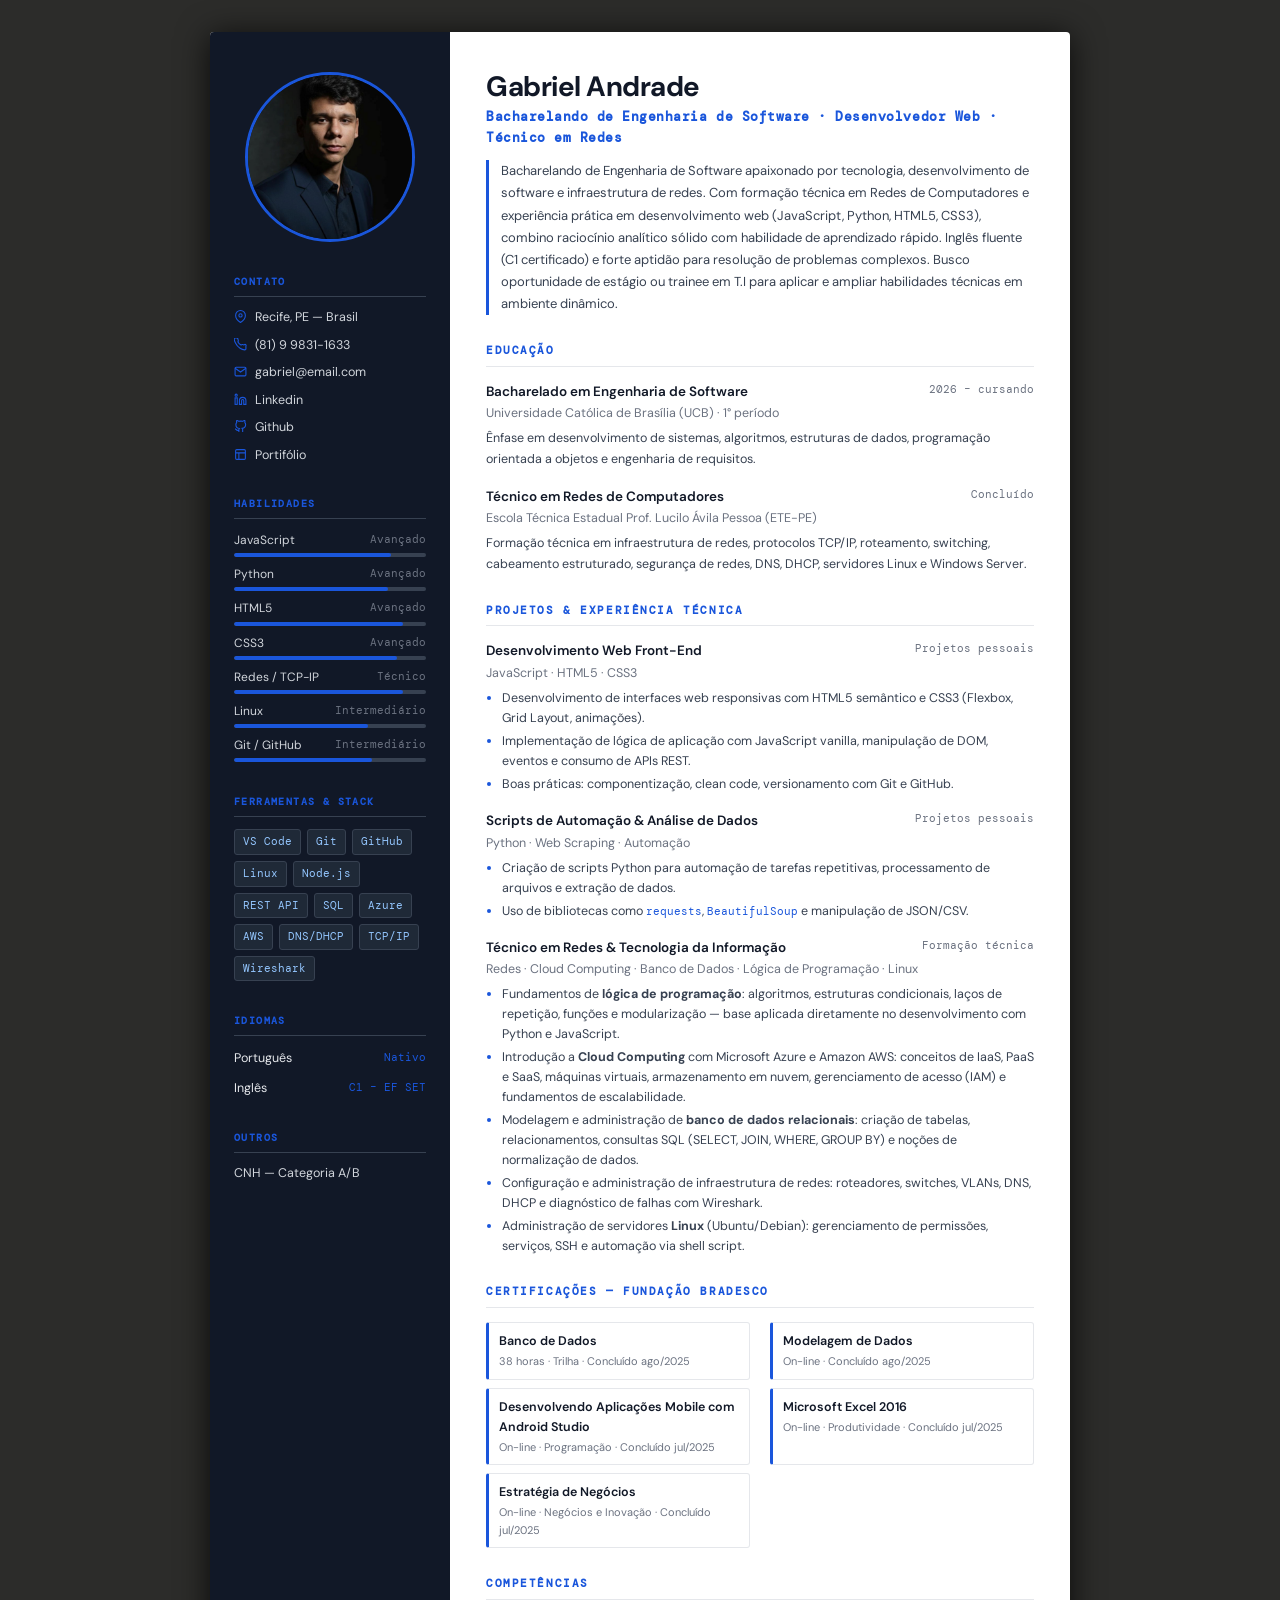
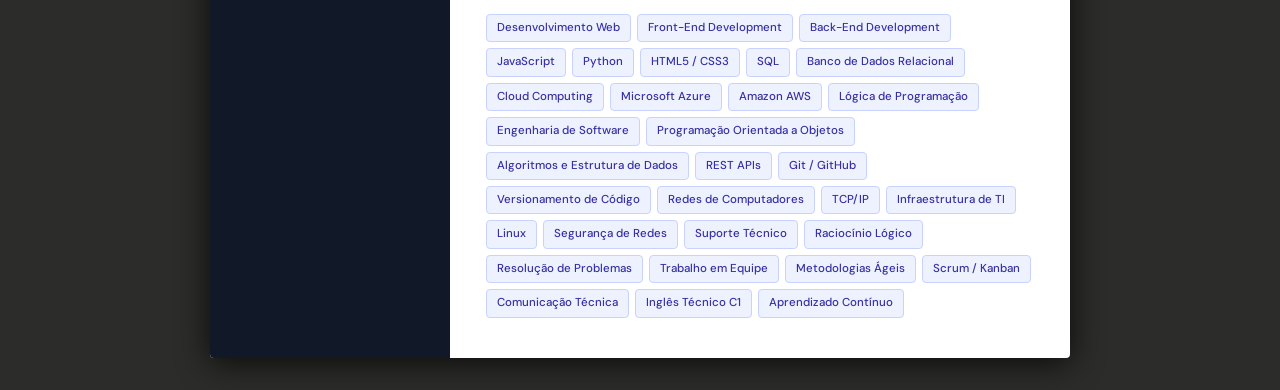
<file: personal/resume/index.html>
<!DOCTYPE html>
<html lang="pt-BR">
<head>
<meta charset="UTF-8">
<meta name="viewport" content="width=device-width, initial-scale=1.0">
<title>Gabriel Andrade – Engenharia de Software</title>
<link rel="preconnect" href="https://fonts.googleapis.com">
<link href="https://fonts.googleapis.com/css2?family=DM+Sans:wght@300;400;500;600;700&family=DM+Mono:wght@400;500&display=swap" rel="stylesheet">
<style>
  *, *::before, *::after { box-sizing: border-box; margin: 0; padding: 0; }

  html{
    background-color: #2c2c2a;
  }
  :root {
    --bg: #2c2c2a;
    --surface: #ffffff;
    --accent: #1a56db;
    --accent-light: #e8f0ff;
    --dark: #111827;
    --mid: #374151;
    --muted: #6b7280;
    --border: #e5e7eb;
    --tag-bg: #eef2ff;
    --tag-text: #3730a3;
  }

  body {
    font-family: 'DM Sans', sans-serif;
    background: var(--bg);
    color: var(--dark);
    font-size: 13.5px;
    line-height: 1.6;
    print-color-adjust: exact;
    -webkit-print-color-adjust: exact;
  }

  .page {
    max-width: 860px;
    margin: 32px auto;
    background: var(--surface);
    box-shadow: 0 4px 32px rgba(0, 0, 0, 0.787);
    display: grid;
    grid-template-columns: 240px 1fr;
    min-height: 1100px;
    border-radius: 4px;
    overflow: hidden;
  }

  /* ── SIDEBAR ── */
  .sidebar {
    background: var(--dark);
    color: #e5e7eb;
    padding: 40px 24px;
    display: flex;
    flex-direction: column;
    gap: 32px;
  }

  .photo-wrap {
    display: flex;
    justify-content: center;
  }
  .photo {
    width: 120px;
    height: 120px;
    border-radius: 50%;
    border: 3px solid var(--accent);
    object-fit: cover;
    background: #1f2937;
    display: flex;
    align-items: center;
    justify-content: center;
    font-size: 11px;
    color: #6b7280;
    text-align: center;
    overflow: hidden;
    position: relative;
  }
  .photo-placeholder {
    width: 120px;
    height: 120px;
    border-radius: 50%;
    border: 3px solid var(--accent);
    background: #1f2937;
    display: flex;
    flex-direction: column;
    align-items: center;
    justify-content: center;
    color: #6b7280;
    font-size: 10px;
    text-align: center;
    gap: 4px;
  }
  .photo-placeholder svg {
    width: 36px;
    height: 36px;
    opacity: 0.5;
  }

  .sidebar-section { display: flex; flex-direction: column; gap: 10px; }

  .sidebar-title {
    font-size: 10px;
    letter-spacing: 0.14em;
    text-transform: uppercase;
    color: var(--accent);
    font-weight: 600;
    font-family: 'DM Mono', monospace;
    border-bottom: 1px solid #374151;
    padding-bottom: 6px;
    margin-bottom: 2px;
  }

  .contact-item {
    display: flex;
    align-items: flex-start;
    gap: 8px;
    font-size: 12.5px;
    color: #d1d5db;
    line-height: 1.4;
    text-decoration: none;
  }
  .contact-item svg { flex-shrink: 0; margin-top: 1px; }
  a.contact-item { color: #d1d5db; text-decoration: none; }
  a.contact-item:hover { color: #93c5fd; }

  .skill-bar-wrap { display: flex; flex-direction: column; gap: 8px; }
  .skill-row { display: flex; flex-direction: column; gap: 3px; }
  .skill-name { font-size: 12px; color: #d1d5db; display: flex; justify-content: space-between; }
  .skill-name span { color: #6b7280; font-size: 11px; font-family: 'DM Mono', monospace; }
  .skill-track {
    height: 4px;
    background: #374151;
    border-radius: 2px;
    overflow: hidden;
  }
  .skill-fill {
    height: 100%;
    background: var(--accent);
    border-radius: 2px;
  }

  .tag-list { display: flex; flex-wrap: wrap; gap: 6px; }
  .tag-dark {
    background: #1f2937;
    color: #93c5fd;
    font-size: 11px;
    padding: 3px 8px;
    border-radius: 3px;
    font-family: 'DM Mono', monospace;
    border: 1px solid #374151;
  }

  .lang-item { display: flex; justify-content: space-between; align-items: center; font-size: 12.5px; }
  .lang-level { color: var(--accent); font-size: 11px; font-family: 'DM Mono', monospace; }

  /* ── MAIN ── */
  .main {
    padding: 40px 36px;
    display: flex;
    flex-direction: column;
    gap: 28px;
  }

  
  .name {
    font-size: 28px;
    font-weight: 700;
    color: var(--dark);
    letter-spacing: -0.5px;
    line-height: 1.1;
  }
  .title-line {
    font-size: 13px;
    color: var(--accent);
    font-weight: 600;
    margin-top: 4px;
    font-family: 'DM Mono', monospace;
    letter-spacing: 0.04em;
  }
  .summary {
    margin-top: 12px;
    font-size: 13px;
    color: var(--mid);
    line-height: 1.7;
    border-left: 3px solid var(--accent);
    padding-left: 12px;
  }


  .section-title {
    font-size: 10.5px;
    letter-spacing: 0.15em;
    text-transform: uppercase;
    font-weight: 700;
    color: var(--accent);
    font-family: 'DM Mono', monospace;
    border-bottom: 1.5px solid var(--border);
    padding-bottom: 6px;
    margin-bottom: 14px;
  }

  .edu-item, .exp-item { margin-bottom: 16px; }
  .edu-item:last-child, .exp-item:last-child { margin-bottom: 0; }

  .item-header { display: flex; justify-content: space-between; align-items: flex-start; }
  .item-title { font-weight: 600; font-size: 13.5px; color: var(--dark); }
  .item-date {
    font-size: 11px;
    color: var(--muted);
    font-family: 'DM Mono', monospace;
    white-space: nowrap;
    margin-left: 8px;
  }
  .item-sub { font-size: 12.5px; color: var(--muted); margin-top: 1px; }
  .item-desc { font-size: 12.5px; color: var(--mid); margin-top: 5px; line-height: 1.65; }

  ul.bullets { padding-left: 16px; margin-top: 5px; display: flex; flex-direction: column; gap: 3px; }
  ul.bullets li { font-size: 12.5px; color: var(--mid); line-height: 1.6; }
  ul.bullets li::marker { color: var(--accent); }

  .kw-grid {
    display: flex;
    flex-wrap: wrap;
    gap: 6px;
  }
  .kw {
    background: var(--tag-bg);
    color: var(--tag-text);
    font-size: 11.5px;
    padding: 4px 10px;
    border-radius: 4px;
    font-weight: 500;
    border: 1px solid #c7d2fe;
  }

  @media print {
    body { background: white; }
    .page { margin: 0; box-shadow: none; border-radius: 0; }
  }
</style>
</head>
<body>
<div class="page">

  <!-- ══════════════════ SIDEBAR ══════════════════ -->
  <aside class="sidebar">

    <!-- FOTO -->
    <div class="photo-wrap">

        <img src="Eu.jpg" alt="Gabriel Andrade"
             style="width:170px;height:170px;border-radius:50%;border:3px solid #1a56db;object-fit:cover;">
    </div>

    <!-- CONTATO -->
    <div class="sidebar-section">
      <div class="sidebar-title">Contato</div>
      <div class="contact-item">
        <svg width="13" height="13" viewBox="0 0 24 24" fill="none" stroke="#1a56db" stroke-width="2"><path d="M21 10c0 7-9 13-9 13s-9-6-9-13a9 9 0 0118 0z"/><circle cx="12" cy="10" r="3"/></svg>
        Recife, PE — Brasil
      </div>
      <a href="https://w.app/8ugsj2" class="contact-item">
        <svg width="13" height="13" viewBox="0 0 24 24" fill="none" stroke="#1a56db" stroke-width="2"><path d="M22 16.92v3a2 2 0 01-2.18 2 19.79 19.79 0 01-8.63-3.07A19.5 19.5 0 013.07 9.81 19.79 19.79 0 01.22 1.18 2 2 0 012.18 0h3a2 2 0 012 1.72c.127.96.361 1.903.7 2.81a2 2 0 01-.45 2.11L6.91 7.09a16 16 0 006 6l.56-.56a2 2 0 012.11-.45c.907.339 1.85.573 2.81.7A2 2 0 0122 14.92z"/></svg>
        (81) 9 9831-1633 
      </a>
      <a href="mailto:contato.gabriellandrade@gmail.com" class="contact-item">
        <svg width="13" height="13" viewBox="0 0 24 24" fill="none" stroke="#1a56db" stroke-width="2"><path d="M4 4h16c1.1 0 2 .9 2 2v12c0 1.1-.9 2-2 2H4c-1.1 0-2-.9-2-2V6c0-1.1.9-2 2-2z"/><polyline points="22,6 12,13 2,6"/></svg>
        gabriel@email.com 
      </a>
      <a href="https://www.linkedin.com/in/gabriel-andrade-37b97b324/" target="_blank" class="contact-item">
        <svg width="13" height="13" viewBox="0 0 24 24" fill="none" stroke="#1a56db" stroke-width="2"><path d="M16 8a6 6 0 016 6v7h-4v-7a2 2 0 00-2-2 2 2 0 00-2 2v7h-4v-7a6 6 0 016-6z"/><rect x="2" y="9" width="4" height="12"/><circle cx="4" cy="4" r="2"/></svg>
        Linkedin
      </a>
      <a href="https://github.com/DevGabriel2809" target="_blank" class="contact-item">
        <svg width="13" height="13" viewBox="0 0 24 24" fill="none" stroke="#1a56db" stroke-width="2"><path d="M9 19c-5 1.5-5-2.5-7-3m14 6v-3.87a3.37 3.37 0 00-.94-2.61c3.14-.35 6.44-1.54 6.44-7A5.44 5.44 0 0020 4.77 5.07 5.07 0 0019.91 1S18.73.65 16 2.48a13.38 13.38 0 00-7 0C6.27.65 5.09 1 5.09 1A5.07 5.07 0 005 4.77a5.44 5.44 0 00-1.5 3.78c0 5.42 3.3 6.61 6.44 7A3.37 3.37 0 009 18.13V22"/></svg>
        Github
      </a>
      <a href="https://gabrielandrade.vercel.app" target="_blank" class="contact-item">
        <svg width="13" height="13" viewBox="0 0 24 24" fill="none" stroke="#1a56db" stroke-width="2"><rect x="3" y="3" width="18" height="18" rx="2"/><path d="M3 9h18M9 21V9"/></svg>
        Portifólio 
      </a>
    </div>

    <!-- HABILIDADES TÉCNICAS -->
    <div class="sidebar-section">
      <div class="sidebar-title">Habilidades</div>
      <div class="skill-bar-wrap">
        <div class="skill-row">
          <div class="skill-name">JavaScript <span>Avançado</span></div>
          <div class="skill-track"><div class="skill-fill" style="width:82%"></div></div>
        </div>
        <div class="skill-row">
          <div class="skill-name">Python <span>Avançado</span></div>
          <div class="skill-track"><div class="skill-fill" style="width:80%"></div></div>
        </div>
        <div class="skill-row">
          <div class="skill-name">HTML5 <span>Avançado</span></div>
          <div class="skill-track"><div class="skill-fill" style="width:88%"></div></div>
        </div>
        <div class="skill-row">
          <div class="skill-name">CSS3 <span>Avançado</span></div>
          <div class="skill-track"><div class="skill-fill" style="width:85%"></div></div>
        </div>
        <div class="skill-row">
          <div class="skill-name">Redes / TCP-IP <span>Técnico</span></div>
          <div class="skill-track"><div class="skill-fill" style="width:88%"></div></div>
        </div>
        <div class="skill-row">
          <div class="skill-name">Linux <span>Intermediário</span></div>
          <div class="skill-track"><div class="skill-fill" style="width:70%"></div></div>
        </div>
        <div class="skill-row">
          <div class="skill-name">Git / GitHub <span>Intermediário</span></div>
          <div class="skill-track"><div class="skill-fill" style="width:72%"></div></div>
        </div>
      </div>
    </div>

    <!-- FERRAMENTAS -->
    <div class="sidebar-section">
      <div class="sidebar-title">Ferramentas &amp; Stack</div>
      <div class="tag-list">
        <span class="tag-dark">VS Code</span>
        <span class="tag-dark">Git</span>
        <span class="tag-dark">GitHub</span>
        <span class="tag-dark">Linux</span>
        <span class="tag-dark">Node.js</span>
        <span class="tag-dark">REST API</span>
        <span class="tag-dark">SQL</span>
        <span class="tag-dark">Azure</span>
        <span class="tag-dark">AWS</span>
        <span class="tag-dark">DNS/DHCP</span>
        <span class="tag-dark">TCP/IP</span>
        <span class="tag-dark">Wireshark</span>
      </div>
    </div>

    <!-- IDIOMAS -->
    <div class="sidebar-section">
      <div class="sidebar-title">Idiomas</div>
      <div class="lang-item">
        <span>Português</span>
        <span class="lang-level">Nativo</span>
      </div>
      <div class="lang-item">
        <span>Inglês</span>
        <span class="lang-level">C1 – EF SET</span>
      </div>
    </div>

    <!-- OUTROS -->
    <div class="sidebar-section">
      <div class="sidebar-title">Outros</div>
      <div class="contact-item">CNH — Categoria A/B</div>
    </div>

  </aside>

  <!-- ══════════════════ MAIN ══════════════════ -->
  <main class="main">

    <!-- CABEÇALHO -->
    <div class="header-block">
      <div class="name">Gabriel Andrade</div>
      <div class="title-line">Bacharelando de Engenharia de Software · Desenvolvedor Web · Técnico em Redes</div>
      <p class="summary">
        Bacharelando de Engenharia de Software apaixonado por tecnologia, desenvolvimento de software e infraestrutura de redes. Com formação técnica em Redes de Computadores e experiência prática em desenvolvimento web (JavaScript, Python, HTML5, CSS3), combino raciocínio analítico sólido com habilidade de aprendizado rápido. Inglês fluente (C1 certificado) e forte aptidão para resolução de problemas complexos. Busco oportunidade de estágio ou trainee em T.I para aplicar e ampliar habilidades técnicas em ambiente dinâmico.
      </p>
    </div>

    <!-- EDUCAÇÃO -->
    <div class="section">
      <div class="section-title">Educação</div>

      <div class="edu-item">
        <div class="item-header">
          <div class="item-title">Bacharelado em Engenharia de Software</div>
          <div class="item-date">2026 – cursando</div>
        </div>
        <div class="item-sub">Universidade Católica de Brasília (UCB) · 1° período</div>
        <div class="item-desc">Ênfase em desenvolvimento de sistemas, algoritmos, estruturas de dados, programação orientada a objetos e engenharia de requisitos.</div>
      </div>

      <div class="edu-item">
        <div class="item-header">
          <div class="item-title">Técnico em Redes de Computadores</div>
          <div class="item-date">Concluído</div>
        </div>
        <div class="item-sub">Escola Técnica Estadual Prof. Lucilo Ávila Pessoa (ETE-PE)</div>
        <div class="item-desc">Formação técnica em infraestrutura de redes, protocolos TCP/IP, roteamento, switching, cabeamento estruturado, segurança de redes, DNS, DHCP, servidores Linux e Windows Server.</div>
      </div>

    </div>

    <!-- PROJETOS / EXPERIÊNCIA TÉCNICA -->
    <div class="section">
      <div class="section-title">Projetos &amp; Experiência Técnica</div>

      <div class="exp-item">
        <div class="item-header">
          <div class="item-title">Desenvolvimento Web Front-End</div>
          <div class="item-date">Projetos pessoais</div>
        </div>
        <div class="item-sub">JavaScript · HTML5 · CSS3</div>
        <ul class="bullets">
          <li>Desenvolvimento de interfaces web responsivas com HTML5 semântico e CSS3 (Flexbox, Grid Layout, animações).</li>
          <li>Implementação de lógica de aplicação com JavaScript vanilla, manipulação de DOM, eventos e consumo de APIs REST.</li>
          <li>Boas práticas: componentização, clean code, versionamento com Git e GitHub.</li>
        </ul>
      </div>

      <div class="exp-item">
        <div class="item-header">
          <div class="item-title">Scripts de Automação &amp; Análise de Dados</div>
          <div class="item-date">Projetos pessoais</div>
        </div>
        <div class="item-sub">Python · Web Scraping · Automação</div>
        <ul class="bullets">
          <li>Criação de scripts Python para automação de tarefas repetitivas, processamento de arquivos e extração de dados.</li>
          <li>Uso de bibliotecas como <code style="font-family:'DM Mono';font-size:11px;color:#1a56db;">requests</code>, <code style="font-family:'DM Mono';font-size:11px;color:#1a56db;">BeautifulSoup</code> e manipulação de JSON/CSV.</li>
        </ul>
      </div>

      <div class="exp-item">
        <div class="item-header">
          <div class="item-title">Técnico em Redes &amp; Tecnologia da Informação</div>
          <div class="item-date">Formação técnica</div>
        </div>
        <div class="item-sub">Redes · Cloud Computing · Banco de Dados · Lógica de Programação · Linux</div>
        <ul class="bullets">
          <li>Fundamentos de <strong>lógica de programação</strong>: algoritmos, estruturas condicionais, laços de repetição, funções e modularização — base aplicada diretamente no desenvolvimento com Python e JavaScript.</li>
          <li>Introdução a <strong>Cloud Computing</strong> com Microsoft Azure e Amazon AWS: conceitos de IaaS, PaaS e SaaS, máquinas virtuais, armazenamento em nuvem, gerenciamento de acesso (IAM) e fundamentos de escalabilidade.</li>
          <li>Modelagem e administração de <strong>banco de dados relacionais</strong>: criação de tabelas, relacionamentos, consultas SQL (SELECT, JOIN, WHERE, GROUP BY) e noções de normalização de dados.</li>
          <li>Configuração e administração de infraestrutura de redes: roteadores, switches, VLANs, DNS, DHCP e diagnóstico de falhas com Wireshark.</li>
          <li>Administração de servidores <strong>Linux</strong> (Ubuntu/Debian): gerenciamento de permissões, serviços, SSH e automação via shell script.</li>
        </ul>
      </div>

    </div>

    <!-- CERTIFICAÇÕES -->
    <div class="section">
      <div class="section-title">Certificações — Fundação Bradesco</div>

      <div style="display:grid;grid-template-columns:1fr 1fr;gap:8px 20px;">

        <div style="display:flex;flex-direction:column;gap:2px;padding:8px 10px;border:1px solid var(--border);border-left:3px solid var(--accent);border-radius:3px;">
          <span style="font-size:12.5px;font-weight:600;color:var(--dark);">Banco de Dados</span>
          <span style="font-size:11px;color:var(--muted);">38 horas · Trilha · Concluído ago/2025</span>
        </div>

        <div style="display:flex;flex-direction:column;gap:2px;padding:8px 10px;border:1px solid var(--border);border-left:3px solid var(--accent);border-radius:3px;">
          <span style="font-size:12.5px;font-weight:600;color:var(--dark);">Modelagem de Dados</span>
          <span style="font-size:11px;color:var(--muted);">On-line · Concluído ago/2025</span>
        </div>

        <div style="display:flex;flex-direction:column;gap:2px;padding:8px 10px;border:1px solid var(--border);border-left:3px solid var(--accent);border-radius:3px;">
          <span style="font-size:12.5px;font-weight:600;color:var(--dark);">Desenvolvendo Aplicações Mobile com Android Studio</span>
          <span style="font-size:11px;color:var(--muted);">On-line · Programação · Concluído jul/2025</span>
        </div>

        <div style="display:flex;flex-direction:column;gap:2px;padding:8px 10px;border:1px solid var(--border);border-left:3px solid var(--accent);border-radius:3px;">
          <span style="font-size:12.5px;font-weight:600;color:var(--dark);">Microsoft Excel 2016 </span>
          <span style="font-size:11px;color:var(--muted);">On-line · Produtividade · Concluído jul/2025</span>
        </div>

        <div style="display:flex;flex-direction:column;gap:2px;padding:8px 10px;border:1px solid var(--border);border-left:3px solid var(--accent);border-radius:3px;">
          <span style="font-size:12.5px;font-weight:600;color:var(--dark);">Estratégia de Negócios</span>
          <span style="font-size:11px;color:var(--muted);">On-line · Negócios e Inovação · Concluído jul/2025</span>
        </div>


      </div>
    </div>

    <!-- COMPETÊNCIAS-CHAVE (Keywords ATS) -->
    <div class="section">
      <div class="section-title">Competências</div>
      <div class="kw-grid">
        <span class="kw">Desenvolvimento Web</span>
        <span class="kw">Front-End Development</span>
        <span class="kw">Back-End Development</span>
        <span class="kw">JavaScript</span>
        <span class="kw">Python</span>
        <span class="kw">HTML5 / CSS3</span>
        <span class="kw">SQL</span>
        <span class="kw">Banco de Dados Relacional</span>
        <span class="kw">Cloud Computing</span>
        <span class="kw">Microsoft Azure</span>
        <span class="kw">Amazon AWS</span>
        <span class="kw">Lógica de Programação</span>
        <span class="kw">Engenharia de Software</span>
        <span class="kw">Programação Orientada a Objetos</span>
        <span class="kw">Algoritmos e Estrutura de Dados</span>
        <span class="kw">REST APIs</span>
        <span class="kw">Git / GitHub</span>
        <span class="kw">Versionamento de Código</span>
        <span class="kw">Redes de Computadores</span>
        <span class="kw">TCP/IP</span>
        <span class="kw">Infraestrutura de TI</span>
        <span class="kw">Linux</span>
        <span class="kw">Segurança de Redes</span>
        <span class="kw">Suporte Técnico</span>
        <span class="kw">Raciocínio Lógico</span>
        <span class="kw">Resolução de Problemas</span>
        <span class="kw">Trabalho em Equipe</span>
        <span class="kw">Metodologias Ágeis</span>
        <span class="kw">Scrum / Kanban</span>
        <span class="kw">Comunicação Técnica</span>
        <span class="kw">Inglês Técnico C1</span>
        <span class="kw">Aprendizado Contínuo</span>
      </div>
    </div>

  </main>
</div>
</body>
</html>
</file>
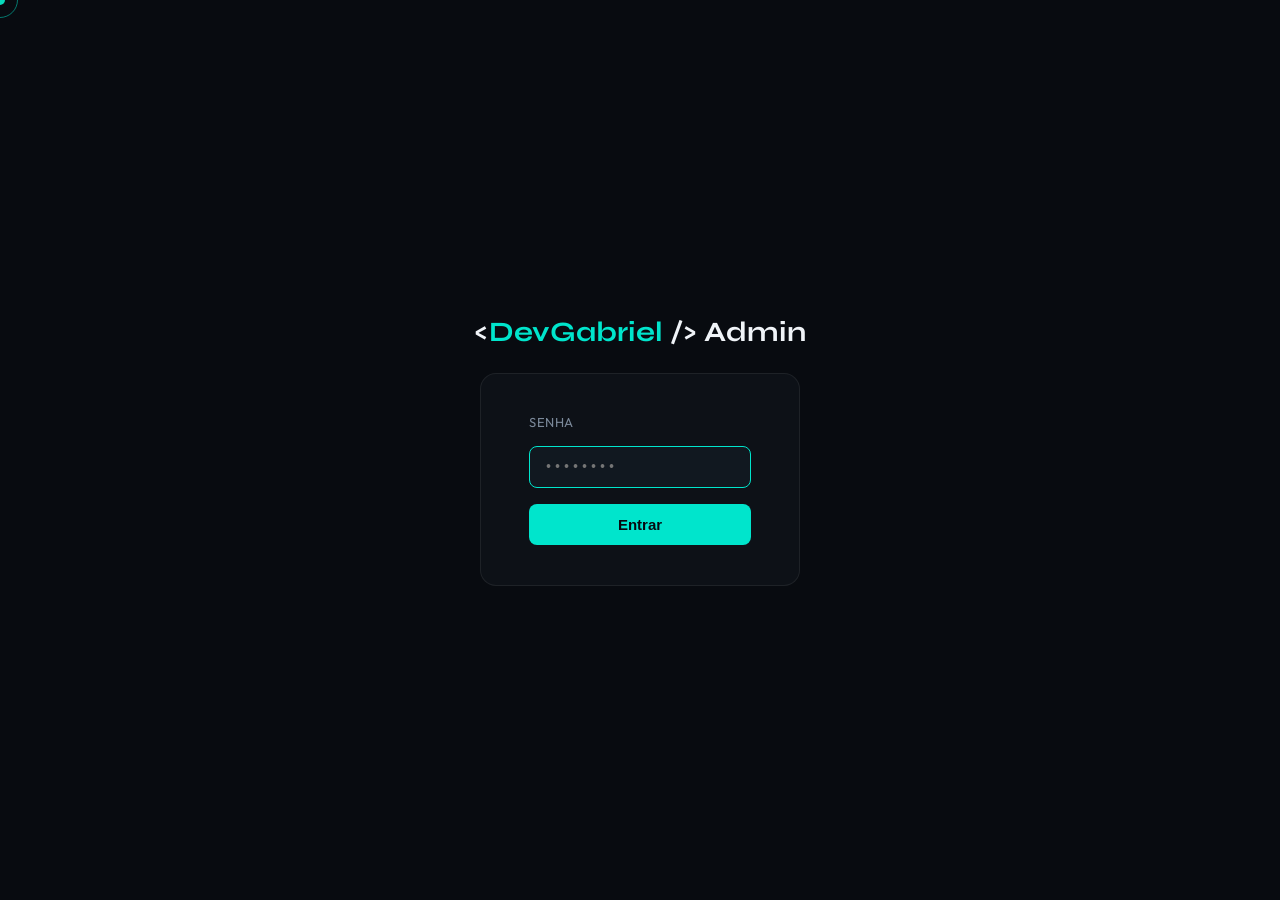
<file: admin.html>
<!DOCTYPE html>
<html lang="pt-BR">
<head>
<meta charset="UTF-8">
<meta name="viewport" content="width=device-width, initial-scale=1.0">
<title>Gabriel Andrade · ADMIN</title>
<link rel="preconnect" href="https://fonts.googleapis.com">
<link rel="stylesheet" href="css/admin.css">
<link href="https://fonts.googleapis.com/css2?family=Syne:wght@400;600;700;800&family=DM+Mono:ital,wght@0,400;0,500&family=Outfit:wght@300;400;500&display=swap" rel="stylesheet">

</head>
<body>
<div class="cursor" id="cursor"></div>
<div class="cursor-ring" id="cursorRing"></div>
<!-- ── TELA DE LOGIN ── -->
<div id="login-screen">
  <h1 id="login-title">&lt;<span>DevGabriel</span> /&gt; Admin</h1>
  <div class="login-box">
    <label id="label-senha">SENHA</label>
    <input type="password" id="senha-input" placeholder="••••••••" autofocus>
    <button class="btn-entrar" id="btn-entrar" onclick="entrar()">Entrar</button>
    <div class="login-erro" id="login-erro">Senha incorreta.</div>
  </div>
</div>

<!-- ── DASHBOARD ── -->
<div id="dashboard">

  <header>
    <div class="logo">&lt;<span>Admin</span> /&gt;</div>
    <div class="admin-actions">
      <button class="refresh-btn" id="btn-refresh" onclick="atualizarDados()" type="button">
        <span class="refresh-icon" aria-hidden="true">↻</span>
        <span id="btn-refresh-text">Atualizar dados</span>
      </button>
      <button class="clear-btn" id="btn-clear" onclick="limparAcessos()" type="button">
        <span aria-hidden="true">🗑</span>
        <span id="btn-clear-text">Limpar lista</span>
      </button>
      <span class="refresh-status" id="refresh-status">Atualização manual disponível</span>
      <button class="lang-btn" id="lang-btn-admin" onclick="toggleAdminLang()">🇺🇸 EN</button>
      <button class="btn-sair" id="btn-sair" onclick="sair()">Sair</button>
    </div>
  </header>

  <main>
    <div class="stats-row" id="stats-row">
      <div class="stat-card"><div class="s-num" id="total-visitas">—</div><div class="s-label" id="stat-label-acessos">Total de Acessos</div></div>
      <div class="stat-card"><div class="s-num" id="total-unicos">—</div><div class="s-label" id="stat-label-unicos">IPs Únicos</div></div>
      <div class="stat-card"><div class="s-num" id="total-paises">—</div><div class="s-label" id="stat-label-paises">Países</div></div>
      <div class="stat-card"><div class="s-num" id="total-mobile">—</div><div class="s-label" id="stat-label-mobile">Mobile</div></div>
    </div>

    <div class="section-title" id="sec-paises">Países de acesso</div>
    <div class="paises-grid" id="paises-grid">
      <div class="loading"><span>🌍</span>Carregando...</div>
    </div>

    <div class="section-title" id="sec-historico">Histórico de acessos</div>
    <div class="table-wrap">
      <table>
        <thead>
          <tr>
            <th id="col-data">DATA / HORA</th>
            <th id="col-pais">PAÍS</th>
            <th id="col-cidade">CIDADE</th>
            <th id="col-ip">IP</th>
            <th id="col-disp">DISPOSITIVO</th>
            <th id="col-ref">REFERRER</th>
            <th id="col-acoes">AÇÕES</th>
          </tr>
        </thead>
        <tbody id="tabela-body">
          <tr><td colspan="7" class="loading"><span>⏳</span>Carregando dados...</td></tr>
        </tbody>
      </table>
    </div>
  </main>
</div>


<!-- ── MODAL DE DETALHES DO ACESSO ── -->
<div class="access-modal" id="access-modal" aria-hidden="true">
  <div class="access-modal-backdrop" onclick="fecharModalAcesso()"></div>
  <div class="access-modal-card" role="dialog" aria-modal="true" aria-labelledby="modal-access-title">
    <div class="access-modal-header">
      <div>
        <span class="modal-kicker" id="modal-access-kicker">Detalhes do acesso</span>
        <h2 id="modal-access-title">Acesso</h2>
      </div>
      <button class="modal-close-btn" type="button" onclick="fecharModalAcesso()" aria-label="Fechar">×</button>
    </div>

    <div class="modal-summary" id="modal-summary"></div>

    <div class="modal-actions">
      <a class="map-btn" id="modal-map-link" href="#" target="_blank" rel="noopener">Abrir no Google Maps</a>
      <button class="delete-single-btn" id="modal-delete-btn" type="button" onclick="excluirAcessoSelecionado()">Excluir este acesso</button>
    </div>

    <div class="modal-details-grid" id="modal-details-grid"></div>

    <details class="raw-details" id="raw-details">
      <summary>Dados brutos da API</summary>
      <pre id="modal-raw-json">{}</pre>
    </details>
  </div>
</div>

<script>

const SUPABASE_URL = 'https://upzxedxfifhvdhwlphvw.supabase.co';
const SUPABASE_KEY = 'sb_publishable_2tx3XDBRHeRgp7KVolM2QA_a9JPO3Qw';

const SENHA_HASH = '5938b08edacd3d6004f9316d05899e6f53cd370142f199b8cd4728b5ea2164ad';

// ── i18n ADMIN ──
const adminI18n = {
  pt: {
    title: 'Gabriel Andrade · Admin ',
    loginTitle: '&lt;<span>DevGabriel</span> /&gt; Admin',
    labelSenha: ' SENHA',
    btnEntrar: 'Entrar',
    erroSenha: 'Senha incorreta.',
    btnSair: 'Sair',
    btnAtualizar: 'Atualizar dados',
    btnLimpar: 'Limpar lista',
    btnDetalhes: 'Detalhes',
    btnExcluir: 'Excluir',
    colAcoes: 'AÇÕES',
    modalTitulo: 'Detalhes do acesso',
    modalKicker: 'Acesso selecionado',
    modalMapa: 'Abrir no Google Maps',
    modalSemMapa: 'Coordenadas indisponíveis',
    modalExcluir: 'Excluir este acesso',
    confirmExcluirUm: 'Tem certeza que deseja apagar este acesso?',
    excluindoUm: 'Excluindo acesso...',
    acessoExcluido: 'Acesso excluído às',
    erroExcluirUm: 'Erro ao excluir acesso.',
    rawResumo: 'Dados brutos da API',
    confirmLimpar: 'Tem certeza que deseja apagar todos os acessos registrados?',
    limpando: 'Limpando lista...',
    listaLimpa: 'Lista limpa às',
    erroLimpar: 'Erro ao limpar lista.',
    atualizacaoDisponivel: 'Atualização manual disponível',
    atualizando: 'Atualizando...',
    atualizadoAs: 'Atualizado às',
    statAcessos: 'Total de Acessos',
    statUnicos: 'IPs Únicos',
    statPaises: 'Países',
    statMobile: 'Mobile',
    secPaises: 'Países de acesso',
    secHistorico: 'Histórico de acessos',
    colData: 'DATA / HORA',
    colPais: 'PAÍS',
    colCidade: 'CIDADE',
    colIp: 'IP',
    colDisp: 'DISPOSITIVO',
    colRef: 'REFERRER',
    loadingPaises: 'Carregando...',
    loadingTabela: 'Carregando dados...',
    erroBanco: 'Erro ao carregar. Verifique a URL e Key do Supabase.',
    semPaises: 'Nenhum acesso ainda.',
    semAcessos: 'Nenhum acesso registrado ainda.',
    direto: 'direto',
    langBtn: '🇺🇸 EN',
  },
  en: {
    title: 'Admin · Gabriel Andrade',
    loginTitle: '&lt;<span>DevGabriel</span> /&gt; Admin',
    labelSenha: 'PASSWORD',
    btnEntrar: 'Sign In',
    erroSenha: 'Incorrect password.',
    btnSair: 'Sign Out',
    btnAtualizar: 'Refresh data',
    btnLimpar: 'Clear list',
    btnDetalhes: 'Details',
    btnExcluir: 'Delete',
    colAcoes: 'ACTIONS',
    modalTitulo: 'Visit details',
    modalKicker: 'Selected access',
    modalMapa: 'Open in Google Maps',
    modalSemMapa: 'Coordinates unavailable',
    modalExcluir: 'Delete this access',
    confirmExcluirUm: 'Are you sure you want to delete this visit?',
    excluindoUm: 'Deleting visit...',
    acessoExcluido: 'Visit deleted at',
    erroExcluirUm: 'Failed to delete visit.',
    rawResumo: 'Raw API data',
    confirmLimpar: 'Are you sure you want to delete all recorded visits?',
    limpando: 'Clearing list...',
    listaLimpa: 'List cleared at',
    erroLimpar: 'Failed to clear list.',
    atualizacaoDisponivel: 'Manual refresh available',
    atualizando: 'Refreshing...',
    atualizadoAs: 'Updated at',
    statAcessos: 'Total Visits',
    statUnicos: 'Unique IPs',
    statPaises: 'Countries',
    statMobile: 'Mobile',
    secPaises: 'Access countries',
    secHistorico: 'Visit history',
    colData: 'DATE / TIME',
    colPais: 'COUNTRY',
    colCidade: 'CITY',
    colIp: 'IP',
    colDisp: 'DEVICE',
    colRef: 'REFERRER',
    loadingPaises: 'Loading...',
    loadingTabela: 'Loading data...',
    erroBanco: 'Failed to load. Check Supabase URL and Key.',
    semPaises: 'No visits yet.',
    semAcessos: 'No visits recorded yet.',
    direto: 'direct',
    langBtn: '🇧🇷 PT',
  }
};

let adminLang = localStorage.getItem('lang') || 'pt';
let visitasCache = [];
let acessoSelecionadoId = null;

function applyAdminLang(lang) {
  adminLang = lang;
  localStorage.setItem('lang', lang);
  const t = adminI18n[lang];
  document.title = t.title;
  document.getElementById('login-title').innerHTML = t.loginTitle;
  document.getElementById('label-senha').textContent = t.labelSenha;
  document.getElementById('btn-entrar').textContent = t.btnEntrar;
  document.getElementById('login-erro').textContent = t.erroSenha;
  document.getElementById('btn-sair').textContent = t.btnSair;
  document.getElementById('btn-refresh-text').textContent = t.btnAtualizar;
  const clearText = document.getElementById('btn-clear-text');
  if (clearText) clearText.textContent = t.btnLimpar;
  const refreshStatus = document.getElementById('refresh-status');
  if (refreshStatus && !refreshStatus.dataset.lastUpdate) {
    refreshStatus.textContent = t.atualizacaoDisponivel;
  }
  document.getElementById('stat-label-acessos').textContent = t.statAcessos;
  document.getElementById('stat-label-unicos').textContent = t.statUnicos;
  document.getElementById('stat-label-paises').textContent = t.statPaises;
  document.getElementById('stat-label-mobile').textContent = t.statMobile;
  document.getElementById('sec-paises').textContent = t.secPaises;
  document.getElementById('sec-historico').textContent = t.secHistorico;
  document.getElementById('col-data').textContent = t.colData;
  document.getElementById('col-pais').textContent = t.colPais;
  document.getElementById('col-cidade').textContent = t.colCidade;
  document.getElementById('col-ip').textContent = t.colIp;
  document.getElementById('col-disp').textContent = t.colDisp;
  document.getElementById('col-ref').textContent = t.colRef;
  const colAcoes = document.getElementById('col-acoes');
  if (colAcoes) colAcoes.textContent = t.colAcoes;
  const modalKicker = document.getElementById('modal-access-kicker');
  if (modalKicker) modalKicker.textContent = t.modalKicker;
  const modalMapLink = document.getElementById('modal-map-link');
  if (modalMapLink && !modalMapLink.dataset.disabled) modalMapLink.textContent = t.modalMapa;
  const modalDeleteBtn = document.getElementById('modal-delete-btn');
  if (modalDeleteBtn) modalDeleteBtn.textContent = t.modalExcluir;
  const rawSummary = document.querySelector('#raw-details summary');
  if (rawSummary) rawSummary.textContent = t.rawResumo;
  document.getElementById('lang-btn-admin').innerHTML = t.langBtn;
}

function toggleAdminLang() {
  applyAdminLang(adminLang === 'pt' ? 'en' : 'pt');
}

// ── HASH SHA-256 ──
async function sha256(str) {
  const buf = await crypto.subtle.digest('SHA-256', new TextEncoder().encode(str));
  return [...new Uint8Array(buf)].map(x => x.toString(16).padStart(2,'0')).join('');
}

const BANDEIRAS = {
  BR:'🇧🇷', US:'🇺🇸', PT:'🇵🇹', AR:'🇦🇷', FR:'🇫🇷', DE:'🇩🇪',
  IT:'🇮🇹', ES:'🇪🇸', GB:'🇬🇧', JP:'🇯🇵', CN:'🇨🇳', MX:'🇲🇽',
  CA:'🇨🇦', AU:'🇦🇺', CL:'🇨🇱', CO:'🇨🇴', UY:'🇺🇾', PE:'🇵🇪',
};
function bandeira(code) { return BANDEIRAS[code] || '🏳️'; }

// ── SESSÃO ADMIN ──
// Mantém o dashboard aberto por algumas horas para você não precisar logar a cada atualização.
// Observação: como este painel é estático, isso é uma conveniência visual, não autenticação robusta de produção.
const ADMIN_SESSION_KEY = 'devgabriel_admin_session_until';
const ADMIN_SESSION_DURATION_MS = 8 * 60 * 60 * 1000; // 8 horas

function salvarSessaoAdmin() {
  const expiresAt = Date.now() + ADMIN_SESSION_DURATION_MS;
  localStorage.setItem(ADMIN_SESSION_KEY, String(expiresAt));
}

function limparSessaoAdmin() {
  localStorage.removeItem(ADMIN_SESSION_KEY);
}

function sessaoAdminValida() {
  const expiresAt = Number(localStorage.getItem(ADMIN_SESSION_KEY) || 0);
  return expiresAt > Date.now();
}

function mostrarDashboard() {
  document.getElementById('login-screen').style.display = 'none';
  document.getElementById('dashboard').style.display = 'block';
}

function mostrarLogin() {
  document.getElementById('dashboard').style.display = 'none';
  document.getElementById('login-screen').style.display = 'flex';
}

async function entrar() {
  const v = document.getElementById('senha-input').value;
  const erro = document.getElementById('login-erro');
  const hash = await sha256(v);
  if (hash === SENHA_HASH) {
    salvarSessaoAdmin();
    mostrarDashboard();
    carregarDados();
  } else {
    erro.style.display = 'block';
    document.getElementById('senha-input').value = '';
  }
}
document.getElementById('senha-input').addEventListener('keydown', e => { if (e.key === 'Enter') entrar(); });

function sair() {
  limparSessaoAdmin();
  mostrarLogin();
  document.getElementById('senha-input').value = '';
}

function setRefreshState(isLoading) {
  const t = adminI18n[adminLang];
  const btn = document.getElementById('btn-refresh');
  const clearBtn = document.getElementById('btn-clear');
  const status = document.getElementById('refresh-status');

  if (!btn || !status) return;

  btn.disabled = isLoading;
  btn.classList.toggle('is-loading', isLoading);
  if (clearBtn) clearBtn.disabled = isLoading;

  if (isLoading) {
    status.textContent = t.atualizando;
  }
}

function setClearState(isLoading) {
  const t = adminI18n[adminLang];
  const refreshBtn = document.getElementById('btn-refresh');
  const clearBtn = document.getElementById('btn-clear');
  const status = document.getElementById('refresh-status');

  if (refreshBtn) refreshBtn.disabled = isLoading;
  if (clearBtn) {
    clearBtn.disabled = isLoading;
    clearBtn.classList.toggle('is-loading', isLoading);
  }
  if (status && isLoading) status.textContent = t.limpando;
}

function setLastUpdateStatus() {
  const t = adminI18n[adminLang];
  const status = document.getElementById('refresh-status');
  if (!status) return;

  const hora = new Date().toLocaleTimeString(adminLang === 'pt' ? 'pt-BR' : 'en-US', {
    hour: '2-digit',
    minute: '2-digit',
    second: '2-digit'
  });

  status.dataset.lastUpdate = hora;
  status.textContent = `${t.atualizadoAs} ${hora}`;
}

function atualizarDados() {
  carregarDados();
}

function escaparHTML(valor) {
  return String(valor ?? '')
    .replaceAll('&', '&amp;')
    .replaceAll('<', '&lt;')
    .replaceAll('>', '&gt;')
    .replaceAll('"', '&quot;')
    .replaceAll("'", '&#039;');
}

function valorOuTraco(valor) {
  if (valor === null || valor === undefined || valor === '') return '—';
  return String(valor);
}

function localeAtual() {
  return adminLang === 'pt' ? 'pt-BR' : 'en-US';
}

function formatarData(valor, completa = false) {
  if (!valor) return '—';
  const data = new Date(valor);
  if (Number.isNaN(data.getTime())) return '—';

  if (completa) {
    return data.toLocaleString(localeAtual(), {
      dateStyle: 'full',
      timeStyle: 'medium'
    });
  }

  return data.toLocaleDateString(localeAtual()) + ' ' +
    data.toLocaleTimeString(localeAtual(), { hour: '2-digit', minute: '2-digit' });
}

function coordenadasValidas(v) {
  const lat = Number(v?.latitude);
  const lng = Number(v?.longitude);
  return Number.isFinite(lat) && Number.isFinite(lng);
}

function urlGoogleMaps(v) {
  if (!coordenadasValidas(v)) return null;
  return `https://www.google.com/maps?q=${encodeURIComponent(v.latitude + ',' + v.longitude)}`;
}

function textoCoordenadas(v) {
  if (!coordenadasValidas(v)) return '—';
  return `${Number(v.latitude).toFixed(6)}, ${Number(v.longitude).toFixed(6)}`;
}

function resumirNavegador(userAgent) {
  const ua = String(userAgent || '');
  if (!ua) return '—';
  if (/Edg\//i.test(ua)) return 'Microsoft Edge';
  if (/Chrome\//i.test(ua) && !/Chromium|Edg\//i.test(ua)) return 'Google Chrome';
  if (/Firefox\//i.test(ua)) return 'Mozilla Firefox';
  if (/Safari\//i.test(ua) && !/Chrome\//i.test(ua)) return 'Safari';
  if (/OPR\//i.test(ua) || /Opera/i.test(ua)) return 'Opera';
  return 'Navegador não identificado';
}

function criarItemDetalhe(rotulo, valor, extra = '') {
  return `
    <div class="detail-item ${extra}">
      <span>${escaparHTML(rotulo)}</span>
      <strong>${valor}</strong>
    </div>`;
}

function renderizarVazio() {
  const t = adminI18n[adminLang];
  visitasCache = [];
  document.getElementById('total-visitas').textContent = '0';
  document.getElementById('total-unicos').textContent = '0';
  document.getElementById('total-paises').textContent = '0';
  document.getElementById('total-mobile').textContent = '0';
  document.getElementById('paises-grid').innerHTML = `<div class="loading"><span>🌍</span>${t.semPaises}</div>`;
  document.getElementById('tabela-body').innerHTML = `<tr><td colspan="7" class="loading"><span>📭</span>${t.semAcessos}</td></tr>`;
}

async function limparAcessos() {
  const t = adminI18n[adminLang];
  if (!confirm(t.confirmLimpar)) return;

  setClearState(true);
  try {
    const res = await fetch(`${SUPABASE_URL}/rest/v1/visitas?id=not.is.null`, {
      method: 'DELETE',
      headers: {
        'apikey': SUPABASE_KEY,
        'Authorization': `Bearer ${SUPABASE_KEY}`,
        'Prefer': 'return=minimal',
      }
    });

    if (!res.ok) {
      const erroTexto = await res.text();
      throw new Error(`Supabase retornou ${res.status}: ${erroTexto}`);
    }

    renderizarVazio();
    fecharModalAcesso();
    const status = document.getElementById('refresh-status');
    const hora = new Date().toLocaleTimeString(localeAtual(), {
      hour: '2-digit', minute: '2-digit', second: '2-digit'
    });
    if (status) {
      status.dataset.lastUpdate = hora;
      status.textContent = `${t.listaLimpa} ${hora}`;
    }
  } catch (e) {
    console.error('[admin] erro ao limpar acessos:', e);
    const status = document.getElementById('refresh-status');
    if (status) status.textContent = `${t.erroLimpar} ${e.message}`;
    alert(`${t.erroLimpar}\n${e.message}`);
  } finally {
    setClearState(false);
  }
}

async function excluirAcesso(id, options = {}) {
  const t = adminI18n[adminLang];
  const acessoId = Number(id);
  if (!Number.isFinite(acessoId)) return;

  if (!options.skipConfirm && !confirm(t.confirmExcluirUm)) return;

  const status = document.getElementById('refresh-status');
  try {
    if (status) status.textContent = t.excluindoUm;

    const res = await fetch(`${SUPABASE_URL}/rest/v1/visitas?id=eq.${encodeURIComponent(acessoId)}`, {
      method: 'DELETE',
      headers: {
        'apikey': SUPABASE_KEY,
        'Authorization': `Bearer ${SUPABASE_KEY}`,
        'Prefer': 'return=minimal',
      }
    });

    if (!res.ok) {
      const erroTexto = await res.text();
      throw new Error(`Supabase retornou ${res.status}: ${erroTexto}`);
    }

    visitasCache = visitasCache.filter(v => Number(v.id) !== acessoId);
    renderizarDados(visitasCache);

    if (acessoSelecionadoId === acessoId) fecharModalAcesso();

    const hora = new Date().toLocaleTimeString(localeAtual(), {
      hour: '2-digit', minute: '2-digit', second: '2-digit'
    });
    if (status) {
      status.dataset.lastUpdate = hora;
      status.textContent = `${t.acessoExcluido} ${hora}`;
    }
  } catch (e) {
    console.error('[admin] erro ao excluir acesso:', e);
    if (status) status.textContent = `${t.erroExcluirUm} ${e.message}`;
    alert(`${t.erroExcluirUm}\n${e.message}`);
  }
}

function excluirAcessoSelecionado() {
  if (acessoSelecionadoId !== null) excluirAcesso(acessoSelecionadoId);
}

async function carregarDados() {
  const t = adminI18n[adminLang];
  setRefreshState(true);

  try {
    const res = await fetch(
      `${SUPABASE_URL}/rest/v1/visitas?select=*&order=visitado_em.desc&limit=500`,
      { headers: { 'apikey': SUPABASE_KEY, 'Authorization': `Bearer ${SUPABASE_KEY}` } }
    );

    if (!res.ok) {
      const erroTexto = await res.text();
      throw new Error(`Supabase retornou ${res.status}: ${erroTexto}`);
    }

    const visitas = await res.json();

    if (!Array.isArray(visitas)) {
      throw new Error('Resposta inesperada do Supabase. Era esperado um array de visitas.');
    }

    renderizarDados(visitas);
    setLastUpdateStatus();
  } catch(e) {
    console.error('[admin] erro ao carregar dados:', e);
    document.getElementById('tabela-body').innerHTML =
      `<tr><td colspan="7" class="loading"><span>❌</span>${t.erroBanco}<br><small>${escaparHTML(e.message)}</small></td></tr>`;
  } finally {
    setRefreshState(false);
  }
}

function renderizarDados(visitas) {
  const t = adminI18n[adminLang];
  visitasCache = Array.isArray(visitas) ? visitas : [];

  const ipsUnicos = new Set(visitasCache.map(v => v.ip).filter(Boolean)).size;
  const paisesUnicos = new Set(visitasCache.map(v => v.pais_codigo).filter(Boolean)).size;
  const mobile = visitasCache.filter(v => v.dispositivo === 'mobile').length;

  document.getElementById('total-visitas').textContent = visitasCache.length;
  document.getElementById('total-unicos').textContent = ipsUnicos;
  document.getElementById('total-paises').textContent = paisesUnicos;
  document.getElementById('total-mobile').textContent = mobile;

  const contPaises = {};
  visitasCache.forEach(v => {
    const k = v.pais_codigo || '--';
    if (!contPaises[k]) contPaises[k] = { nome: v.pais || 'Não identificado', codigo: k, count: 0 };
    contPaises[k].count++;
  });

  const paisesOrdenados = Object.values(contPaises).sort((a, b) => b.count - a.count);
  document.getElementById('paises-grid').innerHTML = paisesOrdenados.length
    ? paisesOrdenados.map(p =>
        `<button type="button" class="pais-chip" title="${escaparHTML(p.nome)}">${bandeira(p.codigo)} ${escaparHTML(p.nome)} <span class="count">${p.count}</span></button>`
      ).join('')
    : `<div class="loading"><span>🌍</span>${t.semPaises}</div>`;

  if (!visitasCache.length) {
    document.getElementById('tabela-body').innerHTML =
      `<tr><td colspan="7" class="loading"><span>📭</span>${t.semAcessos}</td></tr>`;
    return;
  }

  document.getElementById('tabela-body').innerHTML = visitasCache.map(v => {
    const dataStr = formatarData(v.visitado_em);
    const badge = v.dispositivo === 'mobile'
      ? '<span class="badge badge-mobile">📱 mobile</span>'
      : '<span class="badge badge-desktop">💻 desktop</span>';
    const refTexto = v.referrer === 'direto' ? t.direto : String(v.referrer || '—').replace(/https?:\/\//, '').slice(0,30);
    const ref = v.referrer === 'direto'
      ? `<span style="color:var(--muted)">${t.direto}</span>`
      : `<span class="mono" title="${escaparHTML(v.referrer)}">${escaparHTML(refTexto)}</span>`;

    return `
      <tr class="access-row" onclick="abrirDetalhesAcesso(${Number(v.id)})" tabindex="0" onkeydown="if(event.key==='Enter'){abrirDetalhesAcesso(${Number(v.id)})}">
        <td class="mono" data-label="${t.colData}">${escaparHTML(dataStr)}</td>
        <td data-label="${t.colPais}">${bandeira(v.pais_codigo)} ${escaparHTML(v.pais || '—')}</td>
        <td data-label="${t.colCidade}">${escaparHTML(v.cidade || '—')}${v.regiao && v.regiao !== v.cidade ? ` <span class="mono">/ ${escaparHTML(v.regiao)}</span>` : ''}</td>
        <td class="mono" data-label="${t.colIp}">${escaparHTML(v.ip || '—')}</td>
        <td data-label="${t.colDisp}">${badge}</td>
        <td data-label="${t.colRef}">${ref}</td>
        <td class="actions-cell" data-label="${t.colAcoes}">
          <button type="button" class="row-details-btn" onclick="event.stopPropagation(); abrirDetalhesAcesso(${Number(v.id)})">${escaparHTML(t.btnDetalhes)}</button>
          <button type="button" class="row-delete-btn" onclick="event.stopPropagation(); excluirAcesso(${Number(v.id)})">${escaparHTML(t.btnExcluir)}</button>
        </td>
      </tr>`;
  }).join('');
}

function abrirDetalhesAcesso(id) {
  const t = adminI18n[adminLang];
  const acesso = visitasCache.find(v => Number(v.id) === Number(id));
  if (!acesso) return;

  acessoSelecionadoId = Number(acesso.id);

  const modal = document.getElementById('access-modal');
  const title = document.getElementById('modal-access-title');
  const summary = document.getElementById('modal-summary');
  const grid = document.getElementById('modal-details-grid');
  const mapLink = document.getElementById('modal-map-link');
  const raw = document.getElementById('modal-raw-json');

  title.textContent = `${acesso.cidade || 'Acesso'} · ${acesso.pais || acesso.ip || ''}`;

  summary.innerHTML = `
    <div class="summary-chip"><span>IP</span><strong>${escaparHTML(acesso.ip || '—')}</strong></div>
    <div class="summary-chip"><span>Local</span><strong>${bandeira(acesso.pais_codigo)} ${escaparHTML(acesso.cidade || '—')} / ${escaparHTML(acesso.pais || '—')}</strong></div>
    <div class="summary-chip"><span>Dispositivo</span><strong>${escaparHTML(acesso.dispositivo || '—')}</strong></div>
    <div class="summary-chip"><span>Data</span><strong>${escaparHTML(formatarData(acesso.visitado_em))}</strong></div>
  `;

  const mapsUrl = urlGoogleMaps(acesso);
  if (mapsUrl) {
    mapLink.href = mapsUrl;
    mapLink.textContent = t.modalMapa;
    mapLink.classList.remove('disabled');
    mapLink.dataset.disabled = '';
  } else {
    mapLink.href = '#';
    mapLink.textContent = t.modalSemMapa;
    mapLink.classList.add('disabled');
    mapLink.dataset.disabled = 'true';
  }

  const navegadorResumo = resumirNavegador(acesso.navegador);
  const detalhes = [
    ['ID', acesso.id],
    ['Data completa', formatarData(acesso.visitado_em, true)],
    ['IP', acesso.ip],
    ['Cidade', acesso.cidade],
    ['Região/Estado', acesso.regiao],
    ['País', `${bandeira(acesso.pais_codigo)} ${acesso.pais || '—'} (${acesso.pais_codigo || '—'})`],
    ['Latitude/Longitude', textoCoordenadas(acesso)],
    ['Fuso horário do visitante', acesso.fuso_horario],
    ['Timezone da geolocalização', acesso.timezone_geo],
    ['CEP/Postal', acesso.postal],
    ['Moeda', acesso.currency],
    ['Organização/ISP', acesso.org],
    ['ASN', acesso.asn],
    ['Dispositivo', acesso.dispositivo],
    ['Navegador detectado', navegadorResumo],
    ['User-Agent completo', acesso.navegador],
    ['Idioma do navegador', acesso.idioma],
    ['Plataforma/Sistema', acesso.plataforma],
    ['Tela', acesso.tela],
    ['Página acessada', acesso.pagina],
    ['Origem/Referrer', acesso.referrer || t.direto],
  ];

  grid.innerHTML = detalhes.map(([rotulo, valor]) => {
    const texto = escaparHTML(valorOuTraco(valor));
    const classe = String(rotulo).includes('User-Agent') || String(rotulo).includes('Origem') ? 'wide' : '';
    return criarItemDetalhe(rotulo, texto, classe);
  }).join('');

  const rawGeo = acesso.raw_geo || {};
  raw.textContent = JSON.stringify(rawGeo, null, 2);

  modal.classList.add('is-open');
  modal.setAttribute('aria-hidden', 'false');
  document.body.classList.add('modal-open');
}

function fecharModalAcesso() {
  const modal = document.getElementById('access-modal');
  if (!modal) return;
  modal.classList.remove('is-open');
  modal.setAttribute('aria-hidden', 'true');
  document.body.classList.remove('modal-open');
  acessoSelecionadoId = null;
}

document.addEventListener('keydown', e => {
  if (e.key === 'Escape') fecharModalAcesso();
});

// ── CURSOR PERSONALIZADO ──
const cursor = document.getElementById('cursor');
const ring   = document.getElementById('cursorRing');
let mx = 0, my = 0, rx = 0, ry = 0;
document.addEventListener('mousemove', e => {
  mx = e.clientX; my = e.clientY;
  cursor.style.left = mx+'px'; cursor.style.top = my+'px';
});
function animateRing() {
  rx += (mx - rx) * 0.12;
  ry += (my - ry) * 0.12;
  ring.style.left = rx+'px'; ring.style.top = ry+'px';
  requestAnimationFrame(animateRing);
}
animateRing();
document.querySelectorAll('a, button').forEach(el => {
  el.addEventListener('mouseenter', () => {
    ring.style.transform = 'translate(-50%,-50%) scale(1.6)';
    ring.style.borderColor = 'rgba(0,229,204,0.8)';
  });
  el.addEventListener('mouseleave', () => {
    ring.style.transform = 'translate(-50%,-50%) scale(1)';
    ring.style.borderColor = 'rgba(0,229,204,0.5)';
  });
});
// Exposição global para os botões inline do HTML
window.entrar = entrar;
window.sair = sair;
window.atualizarDados = atualizarDados;
window.limparAcessos = limparAcessos;
window.abrirDetalhesAcesso = abrirDetalhesAcesso;
window.fecharModalAcesso = fecharModalAcesso;
window.excluirAcesso = excluirAcesso;
window.excluirAcessoSelecionado = excluirAcessoSelecionado;
window.toggleAdminLang = toggleAdminLang;

// Aplica idioma e restaura sessão na carga
applyAdminLang(adminLang);

if (sessaoAdminValida()) {
  mostrarDashboard();
  carregarDados();
} else {
  mostrarLogin();
}
</script>
</body>
</html><!-- lang-btn CSS já está no admin.css, mas precisamos garantir que está lá -->
</file>
<file: css/admin.css>
*, *::before, *::after { box-sizing: border-box; margin: 0; padding: 0; }
  :root {
    --bg: #080b10; --bg2: #0d1117; --bg3: #111820;
    --cyan: #00e5cc; --cyan-dim: rgba(0,229,204,0.10);
    --orange: #ff7b2e; --white: #f0f4f8; --muted: #7a8899;
    --border: rgba(255,255,255,0.07); --card: rgba(255,255,255,0.03);
    --red: #ff4f4f; --green: #4fff9b;
      --bg: #080b10;
  --bg2: #0d1117;
  --bg3: #111820;
  --cyan: #00e5cc;
  --cyan-dim: rgba(0,229,204,0.12);
  --orange: #ff7b2e;
  --white: #f0f4f8;
  --muted: #7a8899;
  --border: rgba(255,255,255,0.07);
  --card: rgba(255,255,255,0.03);
  --glow: 0 0 40px rgba(0,229,204,0.15);
  }
  html { scroll-behavior: smooth; }
  body { font-family: 'Outfit', sans-serif; background: var(--bg); color: var(--white); min-height: 100vh; cursor: none;}
.cursor { position:fixed; width:10px; height:10px; background:var(--cyan); border-radius:50%; pointer-events:none; z-index:9999; transform:translate(-50%,-50%); transition:transform 0.1s; mix-blend-mode:difference; }
.cursor-ring { position:fixed; width:36px; height:36px; border:1.5px solid rgba(0,229,204,0.5); border-radius:50%; pointer-events:none; z-index:9998; transform:translate(-50%,-50%); transition:all 0.15s ease; }
::-webkit-scrollbar { width: 4px; }
::-webkit-scrollbar-track { background: var(--bg); }
::-webkit-scrollbar-thumb { background: rgba(0,229,204,0.2); border-radius: 2px; }
  /* ── LOGIN ── */
  #login-screen {
    display: flex; align-items: center; justify-content: center;
    min-height: 100vh; flex-direction: column; gap: 24px;
  }
  #login-screen h1 { font-family: 'Syne', sans-serif; font-size: 28px; }
  #login-screen h1 span { color: var(--cyan); }
  .login-box {
    background: var(--bg2); border: 1px solid var(--border);
    border-radius: 16px; padding: 40px 48px; display: flex;
    flex-direction: column; gap: 16px; min-width: 320px;
  }
  .login-box label { font-size: 13px; color: var(--muted); letter-spacing: .5px; }
  .login-box input {
    background: var(--bg3); border: 1px solid var(--border);
    color: var(--white); border-radius: 8px; padding: 10px 14px;
    font-size: 15px; font-family: 'DM Mono', monospace; outline: none;
    transition: border-color .2s;
  }
  .login-box input:focus { border-color: var(--cyan); }
  .btn-entrar {
    background: var(--cyan); color: #080b10; font-weight: 700;
    border: none; border-radius: 8px; padding: 12px; font-size: 15px;
  }
  .btn-entrar:hover { opacity: .85; }
  .login-erro { color: var(--red); font-size: 13px; text-align: center; display: none; }

  /* ── DASHBOARD ── */
  #dashboard { display: none; }

  header {
    display: flex; align-items: center; justify-content: space-between;
    padding: 20px 40px; border-bottom: 1px solid var(--border);
    background: var(--bg2); position: sticky; top: 0; z-index: 10;
  }
  .logo { font-family: 'Syne', sans-serif; font-size: 18px; }
  .logo span { color: var(--cyan); }
  .btn-sair {
    background: transparent; border: 1px solid var(--border); color: var(--muted);
    font-family: 'Outfit', sans-serif; transition: all .2s;
  }
  .btn-sair:hover { border-color: var(--red); color: var(--red); }

  main { padding: 40px; max-width: 1200px; margin: 0 auto; }

  /* ── CARDS ESTATÍSTICAS ── */
  .stats-row {
    display: grid; grid-template-columns: repeat(auto-fit, minmax(180px, 1fr));
    gap: 16px; margin-bottom: 40px;
  }
  .stat-card {
    background: var(--bg2); border: 1px solid var(--border);
    border-radius: 12px; padding: 24px; text-align: center;
  }
  .stat-card .s-num { font-family: 'Syne', sans-serif; font-size: 36px; font-weight: 800; color: var(--cyan); }
  .stat-card .s-label { font-size: 12px; color: var(--muted); margin-top: 4px; letter-spacing: .5px; text-transform: uppercase; }

  /* ── SEÇÕES ── */
  .section-title {
    font-family: 'Syne', sans-serif; font-size: 15px; font-weight: 700;
    color: var(--muted); text-transform: uppercase; letter-spacing: 1px;
    margin-bottom: 16px; padding-bottom: 8px; border-bottom: 1px solid var(--border);
  }

  /* ── TABELA ── */
  .table-wrap { overflow-x: auto; margin-bottom: 48px; }
  table { width: 100%; border-collapse: collapse; font-size: 13px; }
  thead th {
    text-align: left; padding: 10px 14px; font-family: 'DM Mono', monospace;
    font-size: 11px; color: var(--muted); letter-spacing: .5px;
    background: var(--bg3); border-bottom: 1px solid var(--border);
  }
  tbody tr { border-bottom: 1px solid var(--border); transition: background .15s; }
  tbody tr:hover { background: var(--cyan-dim); }
  tbody td { padding: 12px 14px; color: var(--white); vertical-align: middle; }
  .flag { font-size: 18px; }
  .badge {
    display: inline-block; padding: 2px 10px; border-radius: 20px;
    font-size: 11px; font-weight: 600; font-family: 'DM Mono', monospace;
  }
  .badge-mobile { background: rgba(255,123,46,.15); color: var(--orange); }
  .badge-desktop { background: var(--cyan-dim); color: var(--cyan); }
  .mono { font-family: 'DM Mono', monospace; color: var(--muted); font-size: 12px; }

  /* ── PAISES ── */
  .paises-grid { display: flex; flex-wrap: wrap; gap: 12px; margin-bottom: 48px; }
  .pais-chip {
    background: var(--bg2); border: 1px solid var(--border);
    border-radius: 20px; padding: 8px 18px; font-size: 13px;
    display: flex; align-items: center; gap: 8px;
    color: white;
  }
  .pais-chip .count {
    background: var(--cyan-dim); color: var(--cyan);
    border-radius: 10px; padding: 1px 8px; font-size: 11px;
    font-family: 'DM Mono', monospace; font-weight: 700;
  }

  /* ── LOADING / VAZIO ── */
  .loading { text-align: center; padding: 60px; color: var(--muted); font-size: 14px; }
  .loading span { display: block; font-size: 32px; margin-bottom: 12px; }

  /* ── RESPONSIVO ── */
  @media (max-width: 600px) {
    header { padding: 16px 20px; }
    main { padding: 20px; }
    .login-box { padding: 28px 24px; }
  }

  /* ── BOTÃO DE IDIOMA ── */
  .lang-btn {
    background: transparent;
    border: 1px solid var(--border);
    color: var(--muted);
    border-radius: 20px;
    padding: 6px 14px;
    font-size: 12px;
    font-family: 'DM Mono', monospace;
    white-space: nowrap;
    transition: all 0.2s ease;
  }
  .lang-btn:hover { border-color: var(--cyan); color: var(--cyan); }



/* ── AÇÕES DO ADMIN / ATUALIZAÇÃO MANUAL ── */
.admin-actions {
  display: flex;
  gap: 12px;
  align-items: center;
  flex-wrap: wrap;
  justify-content: flex-end;
}

.refresh-btn {
  display: inline-flex;
  align-items: center;
  gap: 8px;
  background: var(--cyan-dim);
  border: 1px solid rgba(0,229,204,0.25);
  color: var(--cyan);
  border-radius: 20px;
  padding: 7px 14px;
  font-size: 12px;
  font-family: 'DM Mono', monospace;
  cursor: pointer;
  white-space: nowrap;
  transition: transform .2s ease, border-color .2s ease, background .2s ease, opacity .2s ease;
}

.refresh-btn:hover {
  transform: translateY(-1px);
  border-color: rgba(0,229,204,0.6);
  background: rgba(0,229,204,0.16);
}

.refresh-btn:disabled {
  opacity: .65;
  cursor: wait;
  transform: none;
}

.refresh-icon {
  display: inline-flex;
  font-size: 15px;
  line-height: 1;
}

.refresh-btn.is-loading .refresh-icon {
  animation: refreshSpin .8s linear infinite;
}

.refresh-status {
  font-family: 'DM Mono', monospace;
  font-size: 11px;
  color: var(--muted);
  min-width: 150px;
}

@keyframes refreshSpin {
  from { transform: rotate(0deg); }
  to { transform: rotate(360deg); }
}

@media (max-width: 720px) {
  header {
    align-items: flex-start;
    gap: 14px;
    flex-direction: column;
  }

  .admin-actions {
    width: 100%;
    justify-content: flex-start;
  }

  .refresh-status {
    width: 100%;
  }
}

/* ── BOTÃO LIMPAR LISTA / SCROLL DA TABELA ── */
.clear-btn {
  display: inline-flex;
  align-items: center;
  gap: 8px;
  background: rgba(255,79,79,0.08);
  border: 1px solid rgba(255,79,79,0.28);
  color: var(--red);
  border-radius: 20px;
  padding: 7px 14px;
  font-size: 12px;
  font-family: 'DM Mono', monospace;
  cursor: pointer;
  white-space: nowrap;
  transition: transform .2s ease, border-color .2s ease, background .2s ease, opacity .2s ease;
}

.clear-btn:hover {
  transform: translateY(-1px);
  border-color: rgba(255,79,79,0.65);
  background: rgba(255,79,79,0.14);
}

.clear-btn:disabled {
  opacity: .65;
  cursor: wait;
  transform: none;
}

.clear-btn.is-loading span:first-child {
  animation: refreshSpin .8s linear infinite;
}

.table-wrap {
  max-height: 460px;
  overflow: auto;
  border: 1px solid var(--border);
  border-radius: 12px;
}

.table-wrap table {
  margin: 0;
}

.table-wrap thead th {
  position: sticky;
  top: 0;
  z-index: 2;
}

/* ── TABELA INTERATIVA / AÇÕES INDIVIDUAIS ── */
.access-row {
  cursor: pointer;
}

.access-row:focus-visible {
  outline: 2px solid var(--cyan);
  outline-offset: -2px;
}

.actions-cell {
  display: flex;
  gap: 8px;
  align-items: center;
  flex-wrap: wrap;
}

.row-details-btn,
.row-delete-btn {
  border-radius: 999px;
  padding: 5px 10px;
  font-family: 'DM Mono', monospace;
  font-size: 10.5px;
  cursor: pointer;
  transition: all .2s ease;
}

.row-details-btn {
  background: var(--cyan-dim);
  border: 1px solid rgba(0,229,204,.28);
  color: var(--cyan);
}

.row-details-btn:hover {
  border-color: rgba(0,229,204,.7);
  background: rgba(0,229,204,.16);
}

.row-delete-btn {
  background: rgba(255,79,79,.08);
  border: 1px solid rgba(255,79,79,.28);
  color: var(--red);
}

.row-delete-btn:hover {
  border-color: rgba(255,79,79,.7);
  background: rgba(255,79,79,.14);
}

/* ── MODAL DE DETALHES DO ACESSO ── */
body.modal-open {
  overflow: hidden;
}

.access-modal {
  position: fixed;
  inset: 0;
  z-index: 9990;
  display: none;
  align-items: center;
  justify-content: center;
  padding: 28px;
}

.access-modal.is-open {
  display: flex;
}

.access-modal-backdrop {
  position: absolute;
  inset: 0;
  background: rgba(0,0,0,.72);
  backdrop-filter: blur(10px);
  -webkit-backdrop-filter: blur(10px);
}

.access-modal-card {
  position: relative;
  z-index: 1;
  width: min(980px, 100%);
  max-height: min(88vh, 880px);
  overflow: auto;
  border: 1px solid rgba(0,229,204,.18);
  border-radius: 18px;
  background:
    radial-gradient(circle at top left, rgba(0,229,204,.08), transparent 36%),
    var(--bg2);
  box-shadow: 0 28px 100px rgba(0,0,0,.55);
}

.access-modal-header {
  position: sticky;
  top: 0;
  z-index: 3;
  display: flex;
  align-items: flex-start;
  justify-content: space-between;
  gap: 20px;
  padding: 24px 28px 18px;
  background: rgba(13,17,23,.92);
  border-bottom: 1px solid var(--border);
  backdrop-filter: blur(14px);
}

.modal-kicker {
  display: block;
  margin-bottom: 6px;
  color: var(--cyan);
  font-family: 'DM Mono', monospace;
  font-size: 11px;
  letter-spacing: .12em;
  text-transform: uppercase;
}

.access-modal-header h2 {
  font-family: 'Syne', sans-serif;
  font-size: clamp(22px, 3vw, 34px);
  line-height: 1.1;
}

.modal-close-btn {
  flex: 0 0 auto;
  width: 38px;
  height: 38px;
  display: inline-flex;
  align-items: center;
  justify-content: center;
  border-radius: 999px;
  border: 1px solid var(--border);
  background: rgba(255,255,255,.04);
  color: var(--white);
  font-size: 28px;
  line-height: 1;
  cursor: pointer;
  transition: all .2s ease;
}

.modal-close-btn:hover {
  border-color: var(--cyan);
  color: var(--cyan);
}

.modal-summary {
  display: grid;
  grid-template-columns: repeat(4, minmax(0, 1fr));
  gap: 12px;
  padding: 22px 28px 8px;
}

.summary-chip {
  min-width: 0;
  padding: 14px;
  border: 1px solid var(--border);
  border-radius: 14px;
  background: rgba(255,255,255,.03);
}

.summary-chip span {
  display: block;
  margin-bottom: 5px;
  color: var(--muted);
  font-family: 'DM Mono', monospace;
  font-size: 10px;
  text-transform: uppercase;
  letter-spacing: .08em;
}

.summary-chip strong {
  display: block;
  color: var(--white);
  font-size: 13px;
  overflow-wrap: anywhere;
}

.modal-actions {
  display: flex;
  gap: 12px;
  flex-wrap: wrap;
  padding: 14px 28px 8px;
}

.map-btn,
.delete-single-btn {
  display: inline-flex;
  align-items: center;
  justify-content: center;
  gap: 8px;
  min-height: 38px;
  padding: 9px 16px;
  border-radius: 999px;
  font-family: 'DM Mono', monospace;
  font-size: 12px;
  text-decoration: none;
  cursor: pointer;
  transition: all .2s ease;
}

.map-btn {
  border: 1px solid rgba(0,229,204,.35);
  background: var(--cyan-dim);
  color: var(--cyan);
}

.map-btn:hover {
  border-color: rgba(0,229,204,.75);
  background: rgba(0,229,204,.18);
  transform: translateY(-1px);
}

.map-btn.disabled {
  pointer-events: none;
  opacity: .5;
  filter: grayscale(1);
}

.delete-single-btn {
  border: 1px solid rgba(255,79,79,.3);
  background: rgba(255,79,79,.08);
  color: var(--red);
}

.delete-single-btn:hover {
  border-color: rgba(255,79,79,.7);
  background: rgba(255,79,79,.14);
  transform: translateY(-1px);
}

.modal-details-grid {
  display: grid;
  grid-template-columns: repeat(2, minmax(0, 1fr));
  gap: 12px;
  padding: 16px 28px 24px;
}

.detail-item {
  min-width: 0;
  padding: 14px 16px;
  border: 1px solid var(--border);
  border-radius: 14px;
  background: rgba(255,255,255,.025);
}

.detail-item.wide {
  grid-column: 1 / -1;
}

.detail-item span {
  display: block;
  margin-bottom: 6px;
  color: var(--muted);
  font-family: 'DM Mono', monospace;
  font-size: 10.5px;
  text-transform: uppercase;
  letter-spacing: .08em;
}

.detail-item strong {
  display: block;
  color: var(--white);
  font-size: 13.5px;
  font-weight: 500;
  overflow-wrap: anywhere;
  line-height: 1.55;
}

.raw-details {
  margin: 0 28px 28px;
  border: 1px solid var(--border);
  border-radius: 14px;
  background: rgba(0,0,0,.16);
  overflow: hidden;
}

.raw-details summary {
  padding: 14px 16px;
  cursor: pointer;
  color: var(--cyan);
  font-family: 'DM Mono', monospace;
  font-size: 12px;
}

.raw-details pre {
  max-height: 260px;
  overflow: auto;
  padding: 16px;
  border-top: 1px solid var(--border);
  color: var(--muted);
  font-family: 'DM Mono', monospace;
  font-size: 11px;
  line-height: 1.6;
  white-space: pre-wrap;
}

/* ── RESPONSIVIDADE DO ADMIN ── */
@media (max-width: 900px) {
  header {
    align-items: flex-start;
    gap: 14px;
    flex-direction: column;
  }

  .admin-actions {
    width: 100%;
    justify-content: flex-start;
  }

  .stats-row {
    grid-template-columns: repeat(2, minmax(0, 1fr));
  }

  .modal-summary {
    grid-template-columns: repeat(2, minmax(0, 1fr));
  }
}

@media (max-width: 720px) {
  body {
    cursor: auto;
  }

  .cursor,
  .cursor-ring {
    display: none;
  }

  header {
    padding: 18px 18px;
  }

  main {
    padding: 18px;
  }

  .admin-actions {
    display: grid;
    grid-template-columns: 1fr 1fr;
    gap: 10px;
  }

  .refresh-btn,
  .clear-btn,
  .lang-btn,
  .btn-sair {
    justify-content: center;
    width: 100%;
  }

  .refresh-status {
    grid-column: 1 / -1;
    min-width: 0;
    width: 100%;
  }

  .stats-row {
    grid-template-columns: 1fr;
  }

  .table-wrap {
    max-height: 560px;
    border: none;
    overflow: visible;
  }

  table,
  thead,
  tbody,
  tr,
  th,
  td {
    display: block;
  }

  thead {
    display: none;
  }

  tbody tr {
    margin-bottom: 14px;
    border: 1px solid var(--border);
    border-radius: 16px;
    background: var(--bg2);
    overflow: hidden;
  }

  tbody td {
    display: grid;
    grid-template-columns: 110px 1fr;
    gap: 12px;
    padding: 11px 14px;
    border-bottom: 1px solid var(--border);
  }

  tbody td:last-child {
    border-bottom: 0;
  }

  tbody td::before {
    content: attr(data-label);
    color: var(--muted);
    font-family: 'DM Mono', monospace;
    font-size: 10px;
    text-transform: uppercase;
    letter-spacing: .05em;
  }

  .actions-cell {
    display: grid;
    grid-template-columns: 1fr 1fr;
  }

  .actions-cell::before {
    grid-column: 1 / -1;
  }

  .row-details-btn,
  .row-delete-btn {
    width: 100%;
    justify-content: center;
  }

  .access-modal {
    align-items: stretch;
    padding: 10px;
  }

  .access-modal-card {
    width: 100%;
    max-height: calc(100vh - 20px);
    border-radius: 16px;
  }

  .access-modal-header,
  .modal-summary,
  .modal-actions,
  .modal-details-grid {
    padding-left: 16px;
    padding-right: 16px;
  }

  .modal-summary,
  .modal-details-grid {
    grid-template-columns: 1fr;
  }

  .modal-actions {
    display: grid;
    grid-template-columns: 1fr;
  }

  .raw-details {
    margin-left: 16px;
    margin-right: 16px;
  }
}
</file>
